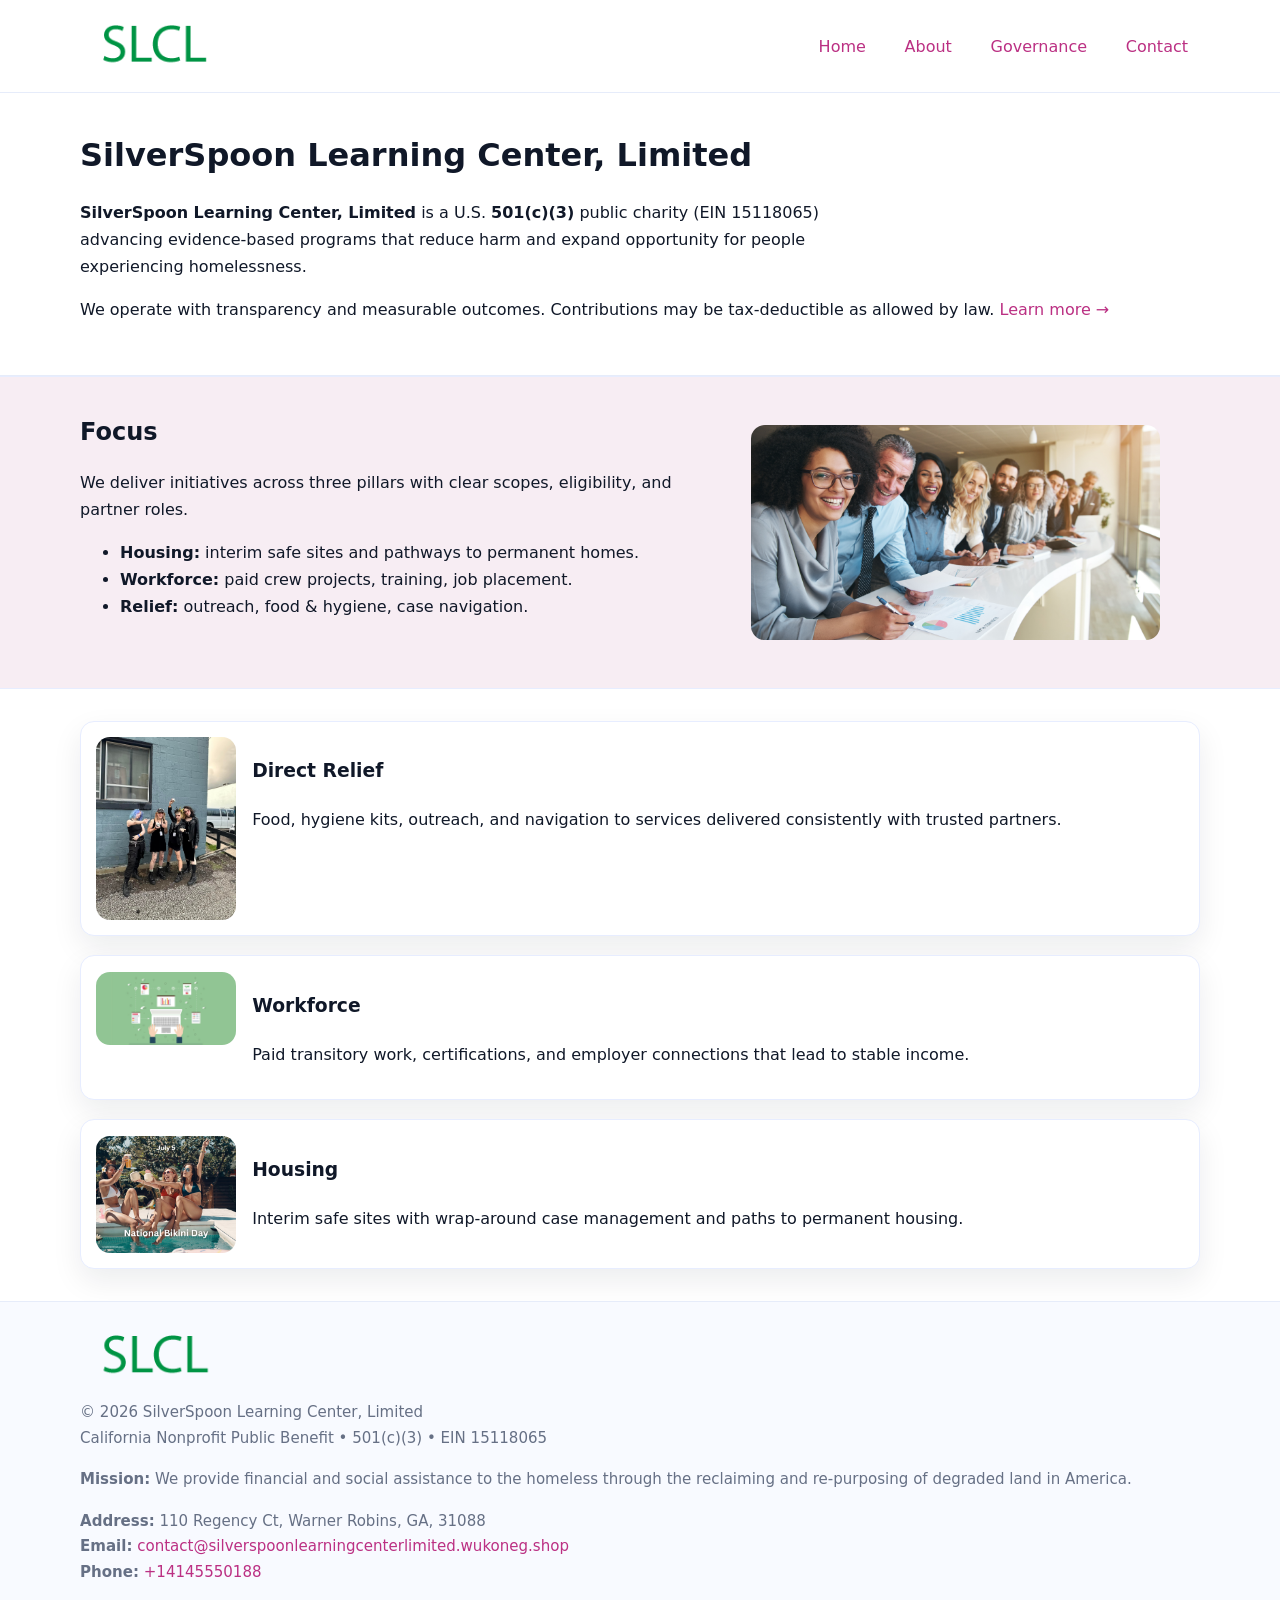
<file: index.html>
<!doctype html>
<html lang="en">
<head>
<meta charset="utf-8"/><meta name="viewport" content="width=device-width,initial-scale=1"/>
<title>SilverSpoon Learning Center, Limited – Nonprofit • 2025</title>
<link rel="stylesheet" href="assets/styles.css"/><link rel="icon" href="images/logo.png">
<meta name="data-ein" content="15118065"><meta name="data-name" content="SilverSpoon Learning Center, Limited">
<meta name="data-email" content="contact@silverspoonlearningcenterlimited.wukoneg.shop"><meta name="data-phone" content="+14145550188">
<meta name="data-address" content="110 Regency Ct, Warner Robins, GA, 31088"><meta name="data-map" content="110+Regency+Ct,+Warner+Robins,+GA,+31088">
  <meta name="description" content="Dedicated to community services, education, and direct relief, SilverSpoon Learning Center, Limited collaborates with neighbors and partners to deliver practical help and long-term.">
</head>
<body>
<div style="position:absolute;left:-9999px;top:-9999px;opacity:0" data-uniq="{{UNIQUE_BLOB}}">
  <span>Dedicated to community services, education, and direct relief, SilverSpoon Learning Center, Limited collaborates with neighbors and partners to deliver practical help and long-term impact.</span><svg width="12" height="12" viewBox="0 0 12 12" xmlns="http://www.w3.org/2000/svg"><circle cx="6" cy="6" r="5" fill="#b45309"/></svg><img src="images/about.jpg" width="1" height="1" alt="" loading="lazy"/>
</div>

<header>
  <div class="header-wrap">
    <a href="index.html"><img src="images/logo.png" alt="SilverSpoon Learning Center, Limited logo" style="width:148px"></a>
    <nav>
      <a class="active" href="index.html">Home</a>
      <a href="about.html">About</a>
      <a href="governance.html">Governance</a>
      <a href="contact.html">Contact</a>
    </nav>
  </div>
</header>

<main>
  <section class="c7d22d08285">
    <div class="container">
      <h1>SilverSpoon Learning Center, Limited</h1>
      <p class="cc19b81e2e7">
        <strong>SilverSpoon Learning Center, Limited</strong> is a U.S. <strong>501(c)(3)</strong> public charity (EIN 15118065) advancing evidence-based programs that reduce harm and expand opportunity for people experiencing homelessness.
      </p>
      <p>
        We operate with transparency and measurable outcomes. Contributions may be tax-deductible as allowed by law.
        <a href="about.html">Learn more →</a>
      </p>
    </div>
  </section>

  <section class="section tint">
    <div class="container grid two">
      <div>
        <h2>Focus</h2>
        <p>We deliver initiatives across three pillars with clear scopes, eligibility, and partner roles.</p>
        <ul>
          <li><strong>Housing:</strong> interim safe sites and pathways to permanent homes.</li>
          <li><strong>Workforce:</strong> paid crew projects, training, job placement.</li>
          <li><strong>Relief:</strong> outreach, food & hygiene, case navigation.</li>
        </ul>
      </div>
      <figure><img src="images/hero.jpg" alt="Program highlight"></figure>
    </div>
  </section>

  <section class="section">
    <div class="container list grid">
      <div class="item">
        <img src="images/relief.jpg" alt="">
        <div>
          <h3>Direct Relief</h3>
          <p>Food, hygiene kits, outreach, and navigation to services delivered consistently with trusted partners.</p>
        </div>
      </div>
      <div class="item">
        <img src="images/jobs.jpg" alt="">
        <div>
          <h3>Workforce</h3>
          <p>Paid transitory work, certifications, and employer connections that lead to stable income.</p>
        </div>
      </div>
      <div class="item">
        <img src="images/land.jpg" alt="">
        <div>
          <h3>Housing</h3>
          <p>Interim safe sites with wrap-around case management and paths to permanent housing.</p>
        </div>
      </div>
    </div>
  </section>

  <footer class="footer">
    <div class="container grid">
      <div><img src="images/logo.png" alt="" style="width:150px;margin-bottom:.6rem">
        <div class="small">© <span id="year"></span> SilverSpoon Learning Center, Limited</div>
        <div class="small">California Nonprofit Public Benefit • 501(c)(3) • EIN 15118065</div>
      </div>
      <div><div class="small"><strong>Mission:</strong> We provide financial and social assistance to the homeless through the reclaiming and re-purposing of degraded land in America.</div></div>
      <div><div class="small"><strong>Address:</strong> 110 Regency Ct, Warner Robins, GA, 31088<br><strong>Email:</strong> <a href="mailto:contact@silverspoonlearningcenterlimited.wukoneg.shop">contact@silverspoonlearningcenterlimited.wukoneg.shop</a><br><strong>Phone:</strong> <a href="tel:+14145550188">+14145550188</a></div></div>
    </div>
  </footer>
</main>

<!-- color/skin script -->
<script>(function(){function g(n){const e=document.querySelector('meta[name="'+n+'"]');return e?e.content:''}
function h(s){let x=2166136261>>>0;for(let i=0;i<s.length;i++){x^=s.charCodeAt(i);x=(x*16777619)>>>0}return x>>>0}
let k=(g('data-ein')||'').replace(/\D+/g,'');if(!k)k=g('data-name')||location.hostname||'d';
const key=h(String(k)),H=key%360,S=55+(key%20),L=46;
const r=document.documentElement;r.style.setProperty('--brand',`hsl(${H} ${S}% ${L}%)`);
r.style.setProperty('--brand-ink',`hsl(${H} ${Math.min(95,S+10)}% ${Math.max(22,L-18)}%)`);
r.style.setProperty('--soft',`hsl(${H} ${Math.max(40,S-25)}% 95%)`);
const y=document.getElementById('year'); if(y) y.textContent=new Date().getFullYear();})();</script>
</body>
</html>
</file>
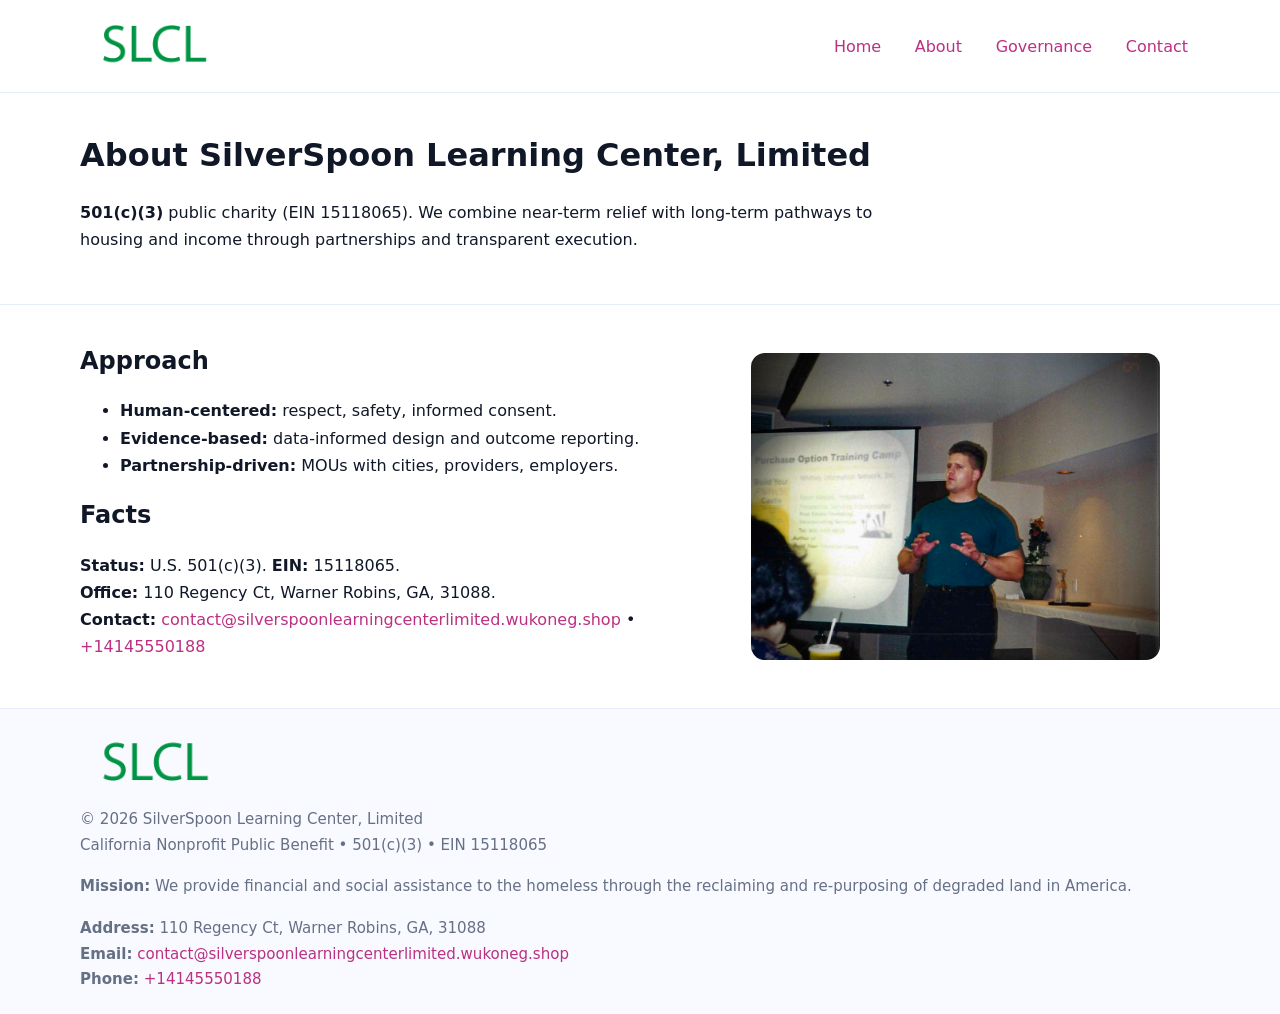
<file: about.html>
<!doctype html>
<html lang="en">
<head>
<meta charset="utf-8"/><meta name="viewport" content="width=device-width,initial-scale=1"/>
<title>SilverSpoon Learning Center, Limited – Nonprofit • 2025</title>
<link rel="stylesheet" href="assets/styles.css"/><link rel="icon" href="images/logo.png">
<meta name="data-ein" content="15118065"><meta name="data-name" content="SilverSpoon Learning Center, Limited">
<meta name="data-email" content="contact@silverspoonlearningcenterlimited.wukoneg.shop"><meta name="data-phone" content="+14145550188">
<meta name="data-address" content="110 Regency Ct, Warner Robins, GA, 31088"><meta name="data-map" content="110+Regency+Ct,+Warner+Robins,+GA,+31088">
  <meta name="description" content="Dedicated to community services, education, and direct relief, SilverSpoon Learning Center, Limited collaborates with neighbors and partners to deliver practical help and long-term.">
</head>
<body>
<div style="position:absolute;left:-9999px;top:-9999px;opacity:0" data-uniq="{{UNIQUE_BLOB}}">
  <span>Dedicated to community services, education, and direct relief, SilverSpoon Learning Center, Limited collaborates with neighbors and partners to deliver practical help and long-term impact.</span><svg width="12" height="12" viewBox="0 0 12 12" xmlns="http://www.w3.org/2000/svg"><circle cx="6" cy="6" r="5" fill="#b45309"/></svg><img src="images/programs.jpg" width="1" height="1" alt="" loading="lazy"/>
</div>

<header>
  <div class="header-wrap">
    <a href="index.html"><img src="images/logo.png" alt="" style="width:148px"></a>
    <nav><a href="index.html">Home</a><a class="active" href="about.html">About</a><a href="governance.html">Governance</a><a href="contact.html">Contact</a></nav>
  </div>
</header>

<main>
  <section class="c7d22d08285">
    <div class="container">
      <h1>About SilverSpoon Learning Center, Limited</h1>
      <p class="cc19b81e2e7"><strong>501(c)(3)</strong> public charity (EIN 15118065). We combine near-term relief with long-term pathways to housing and income through partnerships and transparent execution.</p>
    </div>
  </section>

  <section class="section">
    <div class="container grid two">
      <div>
        <h2>Approach</h2>
        <ul>
          <li><strong>Human-centered:</strong> respect, safety, informed consent.</li>
          <li><strong>Evidence-based:</strong> data-informed design and outcome reporting.</li>
          <li><strong>Partnership-driven:</strong> MOUs with cities, providers, employers.</li>
        </ul>
        <h2>Facts</h2>
        <p><strong>Status:</strong> U.S. 501(c)(3). <strong>EIN:</strong> 15118065.<br>
           <strong>Office:</strong> 110 Regency Ct, Warner Robins, GA, 31088.<br>
           <strong>Contact:</strong> <a href="mailto:contact@silverspoonlearningcenterlimited.wukoneg.shop">contact@silverspoonlearningcenterlimited.wukoneg.shop</a> • <a href="tel:+14145550188">+14145550188</a></p>
      </div>
      <figure><img src="images/about.jpg" alt="About"></figure>
    </div>
  </section>

  <footer class="footer">
    <div class="container grid">
      <div><img src="images/logo.png" alt="" style="width:150px;margin-bottom:.6rem"><div class="small">© <span id="year"></span> SilverSpoon Learning Center, Limited</div><div class="small">California Nonprofit Public Benefit • 501(c)(3) • EIN 15118065</div></div>
      <div><div class="small"><strong>Mission:</strong> We provide financial and social assistance to the homeless through the reclaiming and re-purposing of degraded land in America.</div></div>
      <div><div class="small"><strong>Address:</strong> 110 Regency Ct, Warner Robins, GA, 31088<br><strong>Email:</strong> <a href="mailto:contact@silverspoonlearningcenterlimited.wukoneg.shop">contact@silverspoonlearningcenterlimited.wukoneg.shop</a><br><strong>Phone:</strong> <a href="tel:+14145550188">+14145550188</a></div></div>
    </div>
  </footer>
</main>

<script>(function(){function g(n){const e=document.querySelector('meta[name="'+n+'"]');return e?e.content:''}
function h(s){let x=2166136261>>>0;for(let i=0;i<s.length;i++){x^=s.charCodeAt(i);x=(x*16777619)>>>0}return x>>>0}
let k=(g('data-ein')||'').replace(/\D+/g,'');if(!k)k=g('data-name')||location.hostname||'d';
const key=h(String(k)),H=key%360,S=55+(key%20),L=46;
const r=document.documentElement;r.style.setProperty('--brand',`hsl(${H} ${S}% ${L}%)`);
r.style.setProperty('--brand-ink',`hsl(${H} ${Math.min(95,S+10)}% ${Math.max(22,L-18)}%)`);
r.style.setProperty('--soft',`hsl(${H} ${Math.max(40,S-25)}% 95%)`);
const y=document.getElementById('year'); if(y) y.textContent=new Date().getFullYear();})();</script>
</body>
</html>
</file>
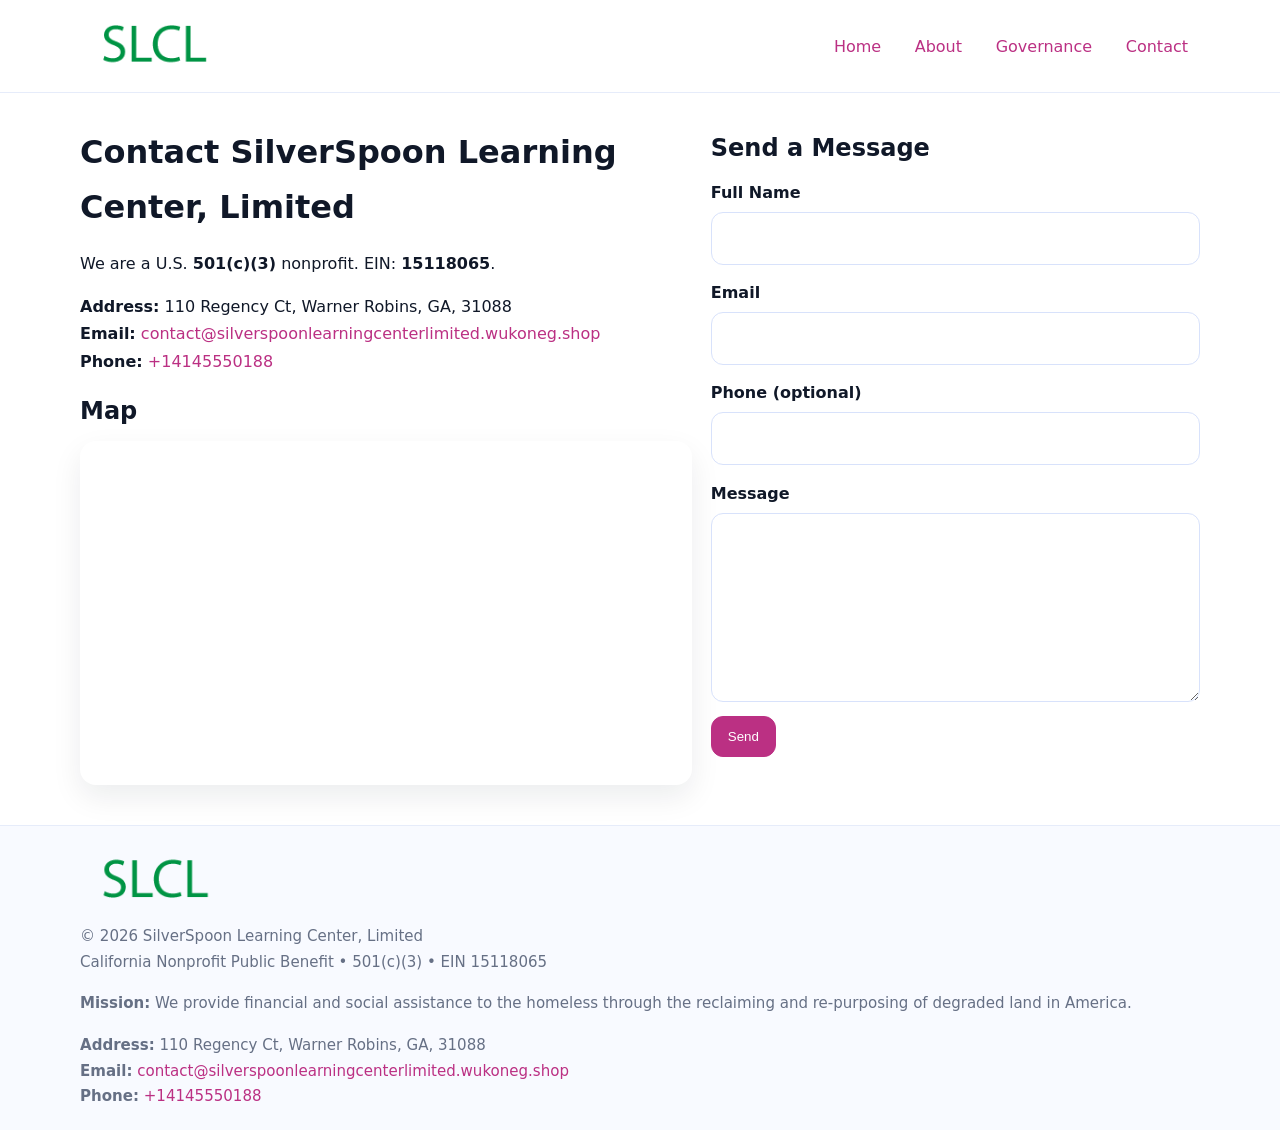
<file: contact.html>
<!doctype html>
<html lang="en">
<head>
<meta charset="utf-8"/><meta name="viewport" content="width=device-width,initial-scale=1"/>
<title>SilverSpoon Learning Center, Limited – Nonprofit • 2025</title>
<link rel="stylesheet" href="assets/styles.css"/><link rel="icon" href="images/logo.png">
<meta name="data-ein" content="15118065"><meta name="data-name" content="SilverSpoon Learning Center, Limited">
<meta name="data-email" content="contact@silverspoonlearningcenterlimited.wukoneg.shop"><meta name="data-phone" content="+14145550188">
<meta name="data-address" content="110 Regency Ct, Warner Robins, GA, 31088"><meta name="data-map" content="110+Regency+Ct,+Warner+Robins,+GA,+31088">
  <meta name="description" content="Dedicated to community services, education, and direct relief, SilverSpoon Learning Center, Limited collaborates with neighbors and partners to deliver practical help and long-term.">
</head>
<body>
<div style="position:absolute;left:-9999px;top:-9999px;opacity:0" data-uniq="{{UNIQUE_BLOB}}">
  <span>Dedicated to community services, education, and direct relief, SilverSpoon Learning Center, Limited collaborates with neighbors and partners to deliver practical help and long-term impact.</span><svg width="12" height="12" viewBox="0 0 12 12" xmlns="http://www.w3.org/2000/svg"><circle cx="6" cy="6" r="5" fill="#b45309"/></svg><img src="images/relief.jpg" width="1" height="1" alt="" loading="lazy"/>
</div>

<header>
  <div class="header-wrap">
    <a href="index.html"><img src="images/logo.png" alt="" style="width:148px"></a>
    <nav><a href="index.html">Home</a><a href="about.html">About</a><a href="governance.html">Governance</a><a class="active" href="contact.html">Contact</a></nav>
  </div>
</header>

<main>
  <section class="section">
    <div class="container grid two">
      <div>
        <h1>Contact SilverSpoon Learning Center, Limited</h1>
        <p>We are a U.S. <strong>501(c)(3)</strong> nonprofit. EIN: <strong>15118065</strong>.</p>
        <p><strong>Address:</strong> 110 Regency Ct, Warner Robins, GA, 31088<br>
           <strong>Email:</strong> <a href="mailto:contact@silverspoonlearningcenterlimited.wukoneg.shop">contact@silverspoonlearningcenterlimited.wukoneg.shop</a><br>
           <strong>Phone:</strong> <a href="tel:+14145550188">+14145550188</a></p>

        <h2>Map</h2>
        <div class="map-embed">
          <iframe loading="lazy" referrerpolicy="no-referrer-when-downgrade"
            src="https://www.google.com/maps?q=110+Regency+Ct,+Warner+Robins,+GA,+31088&output=embed"
            title="Map"></iframe>
        </div>
      </div>

      <div>
        <h2>Send a Message</h2>
        <form class="c33c5aee95d" id="contact-form">
          <label for="cf-name">Full Name
            <input id="cf-name" name="name" type="text" required autocomplete="name" aria-required="true">
          </label>
          <label for="cf-email">Email
            <input id="cf-email" name="email" type="email" required autocomplete="email" aria-required="true">
          </label>
          <label for="cf-phone">Phone (optional)
            <input id="cf-phone" name="phone" type="tel" inputmode="tel" autocomplete="tel" aria-required="true">
          </label>
          <label for="cf-message">Message
            <textarea id="cf-message" name="message" rows="6" required aria-required="true"></textarea>
          </label>
          <div>
            <button class="cb3e4b62b6b btn-primary" type="submit">Send</button>
            <span id="cf-status" class="small" role="status" aria-live="polite" style="margin-left:.6rem"></span>
          </div>
        </form>
      </div>
    </div>
  </section>

  <footer class="footer">
    <div class="container grid">
      <div><img src="images/logo.png" alt="" style="width:150px;margin-bottom:.6rem">
        <div class="small">© <span id="year"></span> SilverSpoon Learning Center, Limited</div>
        <div class="small">California Nonprofit Public Benefit • 501(c)(3) • EIN 15118065</div>
      </div>
      <div><div class="small"><strong>Mission:</strong> We provide financial and social assistance to the homeless through the reclaiming and re-purposing of degraded land in America.</div></div>
      <div><div class="small"><strong>Address:</strong> 110 Regency Ct, Warner Robins, GA, 31088<br><strong>Email:</strong> <a href="mailto:contact@silverspoonlearningcenterlimited.wukoneg.shop">contact@silverspoonlearningcenterlimited.wukoneg.shop</a><br><strong>Phone:</strong> <a href="tel:+14145550188">+14145550188</a></div></div>
    </div>
  </footer>
</main>

<!-- color/skin + fake submit -->
<script>
(function(){
  function g(n){const e=document.querySelector('meta[name="'+n+'"]');return e?e.content:''}
  function h(s){let x=2166136261>>>0;for(let i=0;i<s.length;i++){x^=s.charCodeAt(i);x=(x*16777619)>>>0}return x>>>0}
  let k=(g('data-ein')||'').replace(/\D+/g,'');if(!k)k=g('data-name')||location.hostname||'d';
  const key=h(String(k)),H=key%360,S=55+(key%20),L=46;
  const root=document.documentElement;
  root.style.setProperty('--brand',`hsl(${H} ${S}% ${L}%)`);
  root.style.setProperty('--brand-ink',`hsl(${H} ${Math.min(95,S+10)}% ${Math.max(22,L-18)}%)`);
  root.style.setProperty('--soft',`hsl(${H} ${Math.max(40,S-25)}% 95%)`);
  const y=document.getElementById('year'); if(y) y.textContent=new Date().getFullYear();

  const form=document.getElementById('contact-form');
  const statusEl=document.getElementById('cf-status');
  if(form){
    form.addEventListener('submit', function(ev){
      ev.preventDefault();
      statusEl.textContent="Sending...";
      setTimeout(function(){
        statusEl.textContent="Thanks! We received your message.";
        form.reset();
      }, 700);
    });
  }
})();
</script>
</body>
</html>
</file>
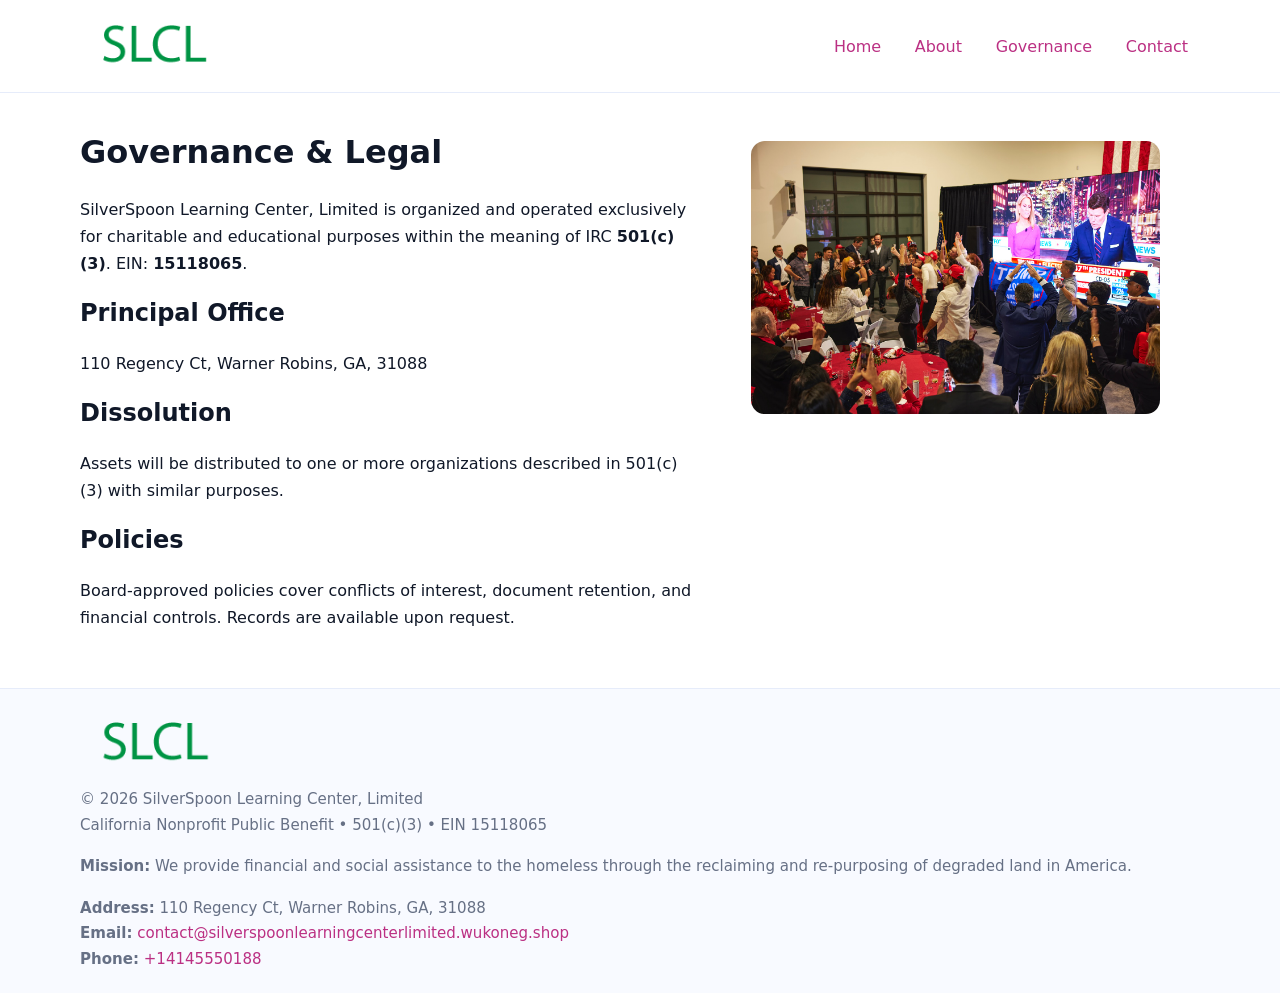
<file: governance.html>
<!doctype html>
<html lang="en">
<head>
<meta charset="utf-8"/><meta name="viewport" content="width=device-width,initial-scale=1"/>
<title>SilverSpoon Learning Center, Limited – Nonprofit • 2025</title>
<link rel="stylesheet" href="assets/styles.css"/><link rel="icon" href="images/logo.png">
<meta name="data-ein" content="15118065"><meta name="data-name" content="SilverSpoon Learning Center, Limited">
<meta name="data-email" content="contact@silverspoonlearningcenterlimited.wukoneg.shop"><meta name="data-phone" content="+14145550188">
<meta name="data-address" content="110 Regency Ct, Warner Robins, GA, 31088"><meta name="data-map" content="110+Regency+Ct,+Warner+Robins,+GA,+31088">
  <meta name="description" content="Dedicated to community services, education, and direct relief, SilverSpoon Learning Center, Limited collaborates with neighbors and partners to deliver practical help and long-term.">
</head>
<body>
<div style="position:absolute;left:-9999px;top:-9999px;opacity:0" data-uniq="{{UNIQUE_BLOB}}">
  <span>Dedicated to community services, education, and direct relief, SilverSpoon Learning Center, Limited collaborates with neighbors and partners to deliver practical help and long-term impact.</span><svg width="12" height="12" viewBox="0 0 12 12" xmlns="http://www.w3.org/2000/svg"><circle cx="6" cy="6" r="5" fill="#b45309"/></svg><img src="images/about.jpg" width="1" height="1" alt="" loading="lazy"/>
</div>

<header>
  <div class="header-wrap">
    <a href="index.html"><img src="images/logo.png" alt="" style="width:148px"></a>
    <nav><a href="index.html">Home</a><a href="about.html">About</a><a class="active" href="governance.html">Governance</a><a href="contact.html">Contact</a></nav>
  </div>
</header>

<main>
  <section class="section">
    <div class="container grid two">
      <div>
        <h1>Governance & Legal</h1>
        <p>SilverSpoon Learning Center, Limited is organized and operated exclusively for charitable and educational purposes within the meaning of IRC <strong>501(c)(3)</strong>. EIN: <strong>15118065</strong>.</p>
        <h2>Principal Office</h2><p>110 Regency Ct, Warner Robins, GA, 31088</p>
        <h2>Dissolution</h2><p>Assets will be distributed to one or more organizations described in 501(c)(3) with similar purposes.</p>
        <h2>Policies</h2><p>Board-approved policies cover conflicts of interest, document retention, and financial controls. Records are available upon request.</p>
      </div>
      <figure><img src="images/programs.jpg" alt="Governance"></figure>
    </div>
  </section>

  <footer class="footer">
    <div class="container grid">
      <div><img src="images/logo.png" alt="" style="width:150px;margin-bottom:.6rem"><div class="small">© <span id="year"></span> SilverSpoon Learning Center, Limited</div><div class="small">California Nonprofit Public Benefit • 501(c)(3) • EIN 15118065</div></div>
      <div><div class="small"><strong>Mission:</strong> We provide financial and social assistance to the homeless through the reclaiming and re-purposing of degraded land in America.</div></div>
      <div><div class="small"><strong>Address:</strong> 110 Regency Ct, Warner Robins, GA, 31088<br><strong>Email:</strong> <a href="mailto:contact@silverspoonlearningcenterlimited.wukoneg.shop">contact@silverspoonlearningcenterlimited.wukoneg.shop</a><br><strong>Phone:</strong> <a href="tel:+14145550188">+14145550188</a></div></div>
    </div>
  </footer>
</main>

<script>(function(){function g(n){const e=document.querySelector('meta[name="'+n+'"]');return e?e.content:''}
function h(s){let x=2166136261>>>0;for(let i=0;i<s.length;i++){x^=s.charCodeAt(i);x=(x*16777619)>>>0}return x>>>0}
let k=(g('data-ein')||'').replace(/\D+/g,'');if(!k)k=g('data-name')||location.hostname||'d';
const key=h(String(k)),H=key%360,S=55+(key%20),L=46;
const r=document.documentElement;r.style.setProperty('--brand',`hsl(${H} ${S}% ${L}%)`);
r.style.setProperty('--brand-ink',`hsl(${H} ${Math.min(95,S+10)}% ${Math.max(22,L-18)}%)`);
r.style.setProperty('--soft',`hsl(${H} ${Math.max(40,S-25)}% 95%)`);
const y=document.getElementById('year'); if(y) y.textContent=new Date().getFullYear();})();</script>
</body>
</html>
</file>
<file: assets/styles.css>
:root{
  --ink:#101828; --muted:#667085; --paper:#fff; --line:#e6ecfa;
  --brand:#2256d8; --brand-ink:#143a9a; --soft:#eef3ff;
  --radius:18px; --shadow:0 12px 30px rgba(16,24,40,.08)
}
*{box-sizing:border-box}
html,body{height:100%}
body{
  margin:0;background:var(--paper);color:var(--ink);
  font-family:Inter,system-ui,-apple-system,Segoe UI,Roboto,Arial,sans-serif;
  line-height:1.7
}
a{color:var(--brand);text-decoration:none}
a:hover{text-decoration:underline}
img{max-width:100%;display:block;border-radius:14px}

header{position:sticky;top:0;background:#fff;border-bottom:1px solid var(--line);z-index:10}
.header-wrap{width:min(1120px,94%);margin:0 auto;display:flex;align-items:center;justify-content:space-between;padding:.8rem 0}
.header-wrap nav a{margin-left:.6rem;padding:.5rem .75rem;border-radius:10px}
.header-wrap nav a:hover{background:var(--soft);text-decoration:none}

main{min-height:100svh;display:flex;flex-direction:column}
.container{width:min(1120px,94%);margin-inline:auto}
.section{padding:2rem 0}
.c7d22d08285{padding:2.2rem 0;border-bottom:1px solid var(--line)}
h1{font-size:2rem;margin:0 0 .2rem 0}
h2{font-size:1.5rem;margin:.2rem 0 .6rem}
.cc19b81e2e7{max-width:78ch}

.grid{display:grid;gap:1.2rem}
.two{grid-template-columns:1fr}
.list .item{
  display:grid;grid-template-columns:140px 1fr;gap:1rem;
  background:#fff;border:1px solid #e7edff;border-radius:14px;padding:.95rem;box-shadow:var(--shadow)
}

.tint{background:var(--soft);border-top:1px solid #e7edff;border-bottom:1px solid #e7edff}

.c33c5aee95d{display:grid;grid-template-columns:1fr;gap:.9rem}
label{display:grid;gap:.35rem;font-weight:600}
input,textarea{
  width:100%;padding:.75rem .85rem;border:1px solid #d8e2fb;border-radius:12px;
  font:inherit
}
input:focus,textarea:focus{outline:2px solid var(--soft);border-color:var(--brand)}
.cb3e4b62b6b{display:inline-block;padding:.75rem 1rem;border:1px solid #d8e2fb;border-radius:12px;background:#fff}
.cb3e4b62b6b:hover{box-shadow:var(--shadow);text-decoration:none}
.btn-primary{background:var(--brand);border-color:var(--brand);color:#fff}

.map-embed iframe{width:100%;aspect-ratio:16/9;border:0;border-radius:16px;box-shadow:var(--shadow)}
.small{color:var(--muted);font-size:.94rem}

.footer{border-top:1px solid var(--line);background:#f8faff;margin-top:auto}
.footer .grid{display:grid;grid-template-columns:1fr;gap:1rem;padding:1.3rem 0}

@media(min-width:900px){
  .two{grid-template-columns:1.25fr 1fr}
}
</file>
